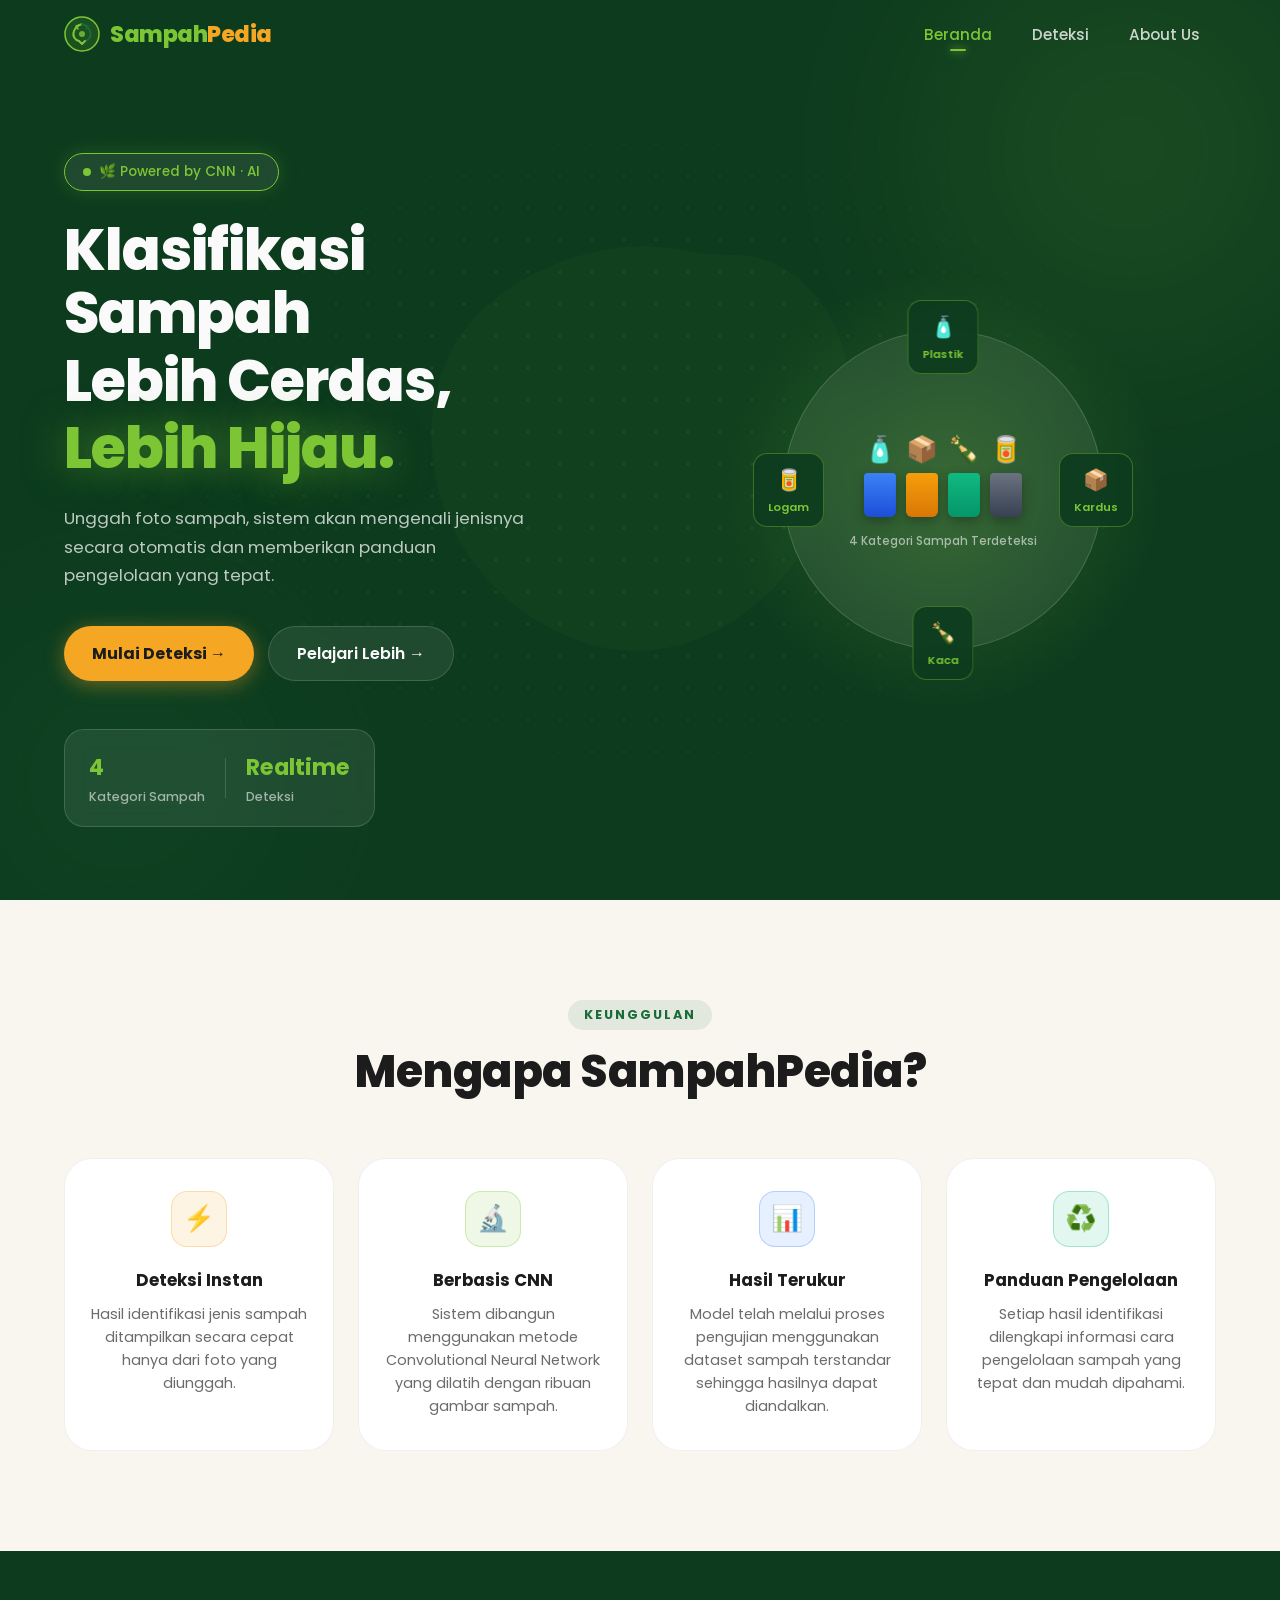
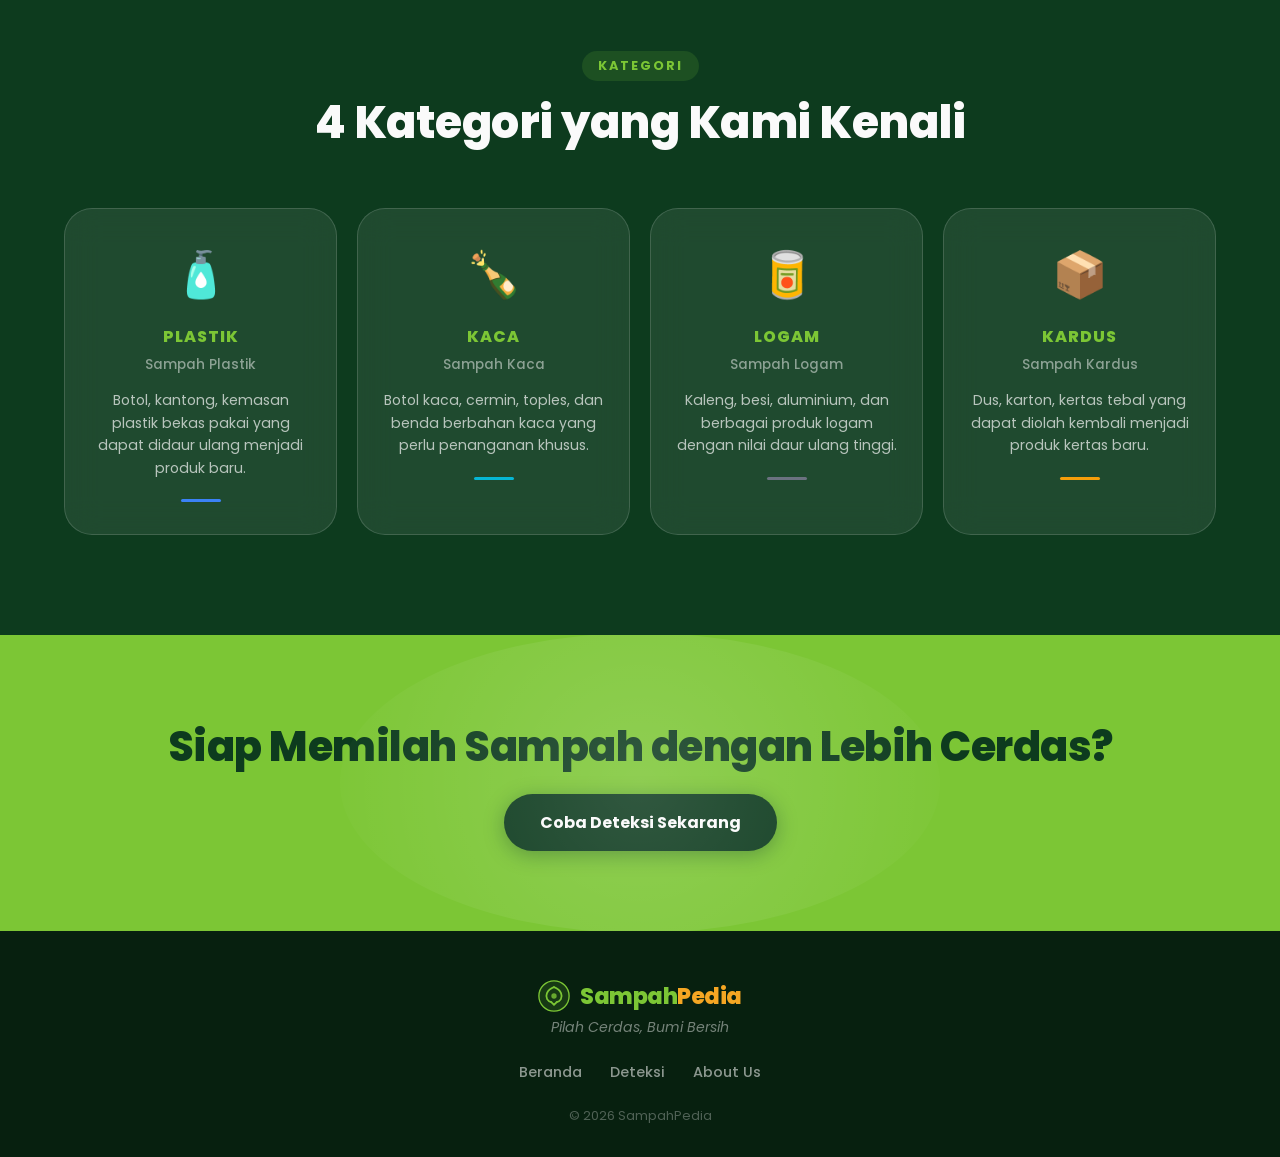
<file: frontend/index.html>
<!DOCTYPE html>
<html lang="id">
<head>
<meta charset="UTF-8">
<meta name="viewport" content="width=device-width, initial-scale=1.0">
<title>SampahPedia - Pilah Cerdas, Bumi Bersih</title>
<meta name="description" content="Klasifikasi sampah cerdas menggunakan AI untuk Bank Sampah Panca Daya 3 Padang">
<link rel="preconnect" href="https://fonts.googleapis.com">
<link rel="preconnect" href="https://fonts.gstatic.com" crossorigin>
<link href="https://fonts.googleapis.com/css2?family=Poppins:wght@300;400;500;600;700;800&display=swap" rel="stylesheet">
<link rel="stylesheet" href="css/style.css">
</head>
<body>

<!-- NAVBAR -->
<nav class="navbar" id="navbar">
  <div class="nav-container">
    <a href="index.html" class="nav-logo">
      <svg width="36" height="36" viewBox="0 0 36 36" fill="none" xmlns="http://www.w3.org/2000/svg">
        <circle cx="18" cy="18" r="17" fill="rgba(122,198,53,0.15)" stroke="#7CC635" stroke-width="1.5"/>
        <path d="M18 8C18 8 12 10 10 15C8 20 11 24 15 25" stroke="#7CC635" stroke-width="2" stroke-linecap="round"/>
        <path d="M18 8C18 8 24 10 26 15C28 20 25 24 21 25" stroke="#1A6B3A" stroke-width="2" stroke-linecap="round"/>
        <path d="M15 25L18 28L21 25" stroke="#7CC635" stroke-width="2" stroke-linecap="round" stroke-linejoin="round"/>
        <path d="M14 13L12 10L15 9" stroke="#7CC635" stroke-width="1.5" stroke-linecap="round" stroke-linejoin="round"/>
        <path d="M22 13L24 10L21 9" stroke="#1A6B3A" stroke-width="1.5" stroke-linecap="round" stroke-linejoin="round"/>
        <circle cx="18" cy="18" r="3" fill="#7CC635" opacity="0.8"/>
      </svg>
      <span class="logo-text"><span class="logo-sampah">Sampah</span><span class="logo-pedia">Pedia</span></span>
    </a>
    <button class="nav-toggle" id="navToggle" aria-label="Toggle menu">
      <span></span><span></span><span></span>
    </button>
    <ul class="nav-links" id="navLinks">
      <li><a href="index.html" class="nav-link active">Beranda</a></li>
      <li><a href="deteksi.html" class="nav-link">Deteksi</a></li>
      <li><a href="about.html" class="nav-link">About Us</a></li>
    </ul>
  </div>
</nav>

<!-- HERO SECTION -->
<section class="hero" id="hero">
  <div class="hero-bg">
    <div class="orb orb-1"></div>
    <div class="orb orb-2"></div>
    <svg class="blob-bg" viewBox="0 0 600 600" xmlns="http://www.w3.org/2000/svg">
      <g transform="translate(300,300)">
        <path d="M120,-157.6C152.7,-141.5,174.3,-102.6,179.8,-63C185.3,-23.4,174.8,17,158.2,52.5C141.6,88,119,118.5,89.4,140.2C59.7,161.9,23,174.8,-14.6,171.7C-52.2,168.5,-90.7,149.4,-119.8,122.1C-148.9,94.8,-168.7,59.4,-175.9,20.5C-183.1,-18.3,-177.7,-60.6,-157.2,-93.3C-136.7,-126,-101.2,-149.2,-65.5,-162.2C-29.8,-175.1,5.9,-177.9,40.6,-170.6C75.3,-163.3,87.3,-173.7,120,-157.6Z" fill="rgba(122,198,53,0.06)" class="blob-animate"/>
      </g>
    </svg>
    <div class="dot-grid"></div>
  </div>
  <div class="hero-container">
    <div class="hero-left reveal">
      <div class="hero-badge">
        <span class="badge-dot"></span>
        🌿 Powered by CNN · AI
      </div>
      <h1 class="hero-title">
        <span class="title-white">Klasifikasi Sampah</span>
        <span class="title-white">Lebih Cerdas,</span>
        <span class="title-lime">Lebih Hijau.</span>
      </h1>
      <p class="hero-sub">Unggah foto sampah, sistem akan mengenali jenisnya secara otomatis dan memberikan panduan pengelolaan yang tepat.</p>
      <div class="hero-btns">
        <a href="deteksi.html" class="btn-primary">Mulai Deteksi →</a>
        <a href="#features" class="btn-secondary">Pelajari Lebih →</a>
      </div>
      <div class="hero-stats">
        <div class="stat-item">
          <span class="stat-num" data-target="4">0</span>
          <span class="stat-label">Kategori Sampah</span>
        </div>

        <div class="stat-divider"></div>
        <div class="stat-item">
          <span class="stat-num">Realtime</span>
          <span class="stat-label">Deteksi</span>
        </div>
      </div>
    </div>
    <div class="hero-right reveal reveal-delay">
      <div class="hero-orb-wrap">
        <div class="hero-glow"></div>
        <div class="hero-circle-card">
          <div class="bins-visual">
            <div class="bin bin-blue" title="Plastik">
              <span class="bin-icon">🧴</span>
              <div class="bin-body" style="background:linear-gradient(180deg,#3B82F6,#1D4ED8)"></div>
            </div>
            <div class="bin bin-amber" title="Kardus">
              <span class="bin-icon">📦</span>
              <div class="bin-body" style="background:linear-gradient(180deg,#F59E0B,#D97706)"></div>
            </div>
            <div class="bin bin-green" title="Kaca">
              <span class="bin-icon">🍾</span>
              <div class="bin-body" style="background:linear-gradient(180deg,#10B981,#059669)"></div>
            </div>
            <div class="bin bin-gray" title="Logam">
              <span class="bin-icon">🥫</span>
              <div class="bin-body" style="background:linear-gradient(180deg,#6B7280,#374151)"></div>
            </div>
          </div>
          <div class="bins-label">4 Kategori Sampah Terdeteksi</div>
        </div>
        <!-- Orbiting icons -->
        <div class="orbit-wrap">
          <div class="orbit-card orbit-1"><span>🧴</span><small>Plastik</small></div>
          <div class="orbit-card orbit-2"><span>📦</span><small>Kardus</small></div>
          <div class="orbit-card orbit-3"><span>🍾</span><small>Kaca</small></div>
          <div class="orbit-card orbit-4"><span>🥫</span><small>Logam</small></div>
        </div>
      </div>
    </div>
  </div>
</section>

<!-- FEATURES SECTION -->
<section class="features" id="features">
  <div class="section-container">
    <div class="section-header reveal">
      <span class="section-tag">Keunggulan</span>
      <h2 class="section-title dark">Mengapa SampahPedia?</h2>
    </div>
    <div class="features-grid">
      <div class="feature-card reveal">
        <div class="feature-icon-wrap" style="background:rgba(245,166,35,0.12);border-color:rgba(245,166,35,0.3)">
          <span class="feature-icon">⚡</span>
        </div>
        <h3 class="feature-title">Deteksi Instan</h3>
        <p class="feature-desc">Hasil identifikasi jenis sampah ditampilkan secara cepat hanya dari foto yang diunggah.</p>
      </div>
      <div class="feature-card reveal">
        <div class="feature-icon-wrap" style="background:rgba(122,198,53,0.12);border-color:rgba(122,198,53,0.3)">
          <span class="feature-icon">🔬</span>
        </div>
        <h3 class="feature-title">Berbasis CNN</h3>
        <p class="feature-desc">Sistem dibangun menggunakan metode Convolutional Neural Network yang dilatih dengan ribuan gambar sampah.</p>
      </div>
      <div class="feature-card reveal">
        <div class="feature-icon-wrap" style="background:rgba(59,130,246,0.12);border-color:rgba(59,130,246,0.3)">
          <span class="feature-icon">📊</span>
        </div>
        <h3 class="feature-title">Hasil Terukur</h3>
        <p class="feature-desc">Model telah melalui proses pengujian menggunakan dataset sampah terstandar sehingga hasilnya dapat diandalkan.</p>
      </div>
      <div class="feature-card reveal">
        <div class="feature-icon-wrap" style="background:rgba(16,185,129,0.12);border-color:rgba(16,185,129,0.3)">
          <span class="feature-icon">♻️</span>
        </div>
        <h3 class="feature-title">Panduan Pengelolaan</h3>
        <p class="feature-desc">Setiap hasil identifikasi dilengkapi informasi cara pengelolaan sampah yang tepat dan mudah dipahami.</p>
      </div>
    </div>
  </div>
</section>

<!-- CATEGORIES SECTION -->
<section class="categories" id="categories">
  <div class="section-container">
    <div class="section-header reveal">
      <span class="section-tag lime">Kategori</span>
      <h2 class="section-title light">4 Kategori yang Kami Kenali</h2>
    </div>
    <div class="categories-grid">
      <div class="cat-card reveal" style="--accent:#3B82F6">
        <div class="cat-icon">🧴</div>
        <div class="cat-name">PLASTIK</div>
        <div class="cat-idn">Sampah Plastik</div>
        <p class="cat-desc">Botol, kantong, kemasan plastik bekas pakai yang dapat didaur ulang menjadi produk baru.</p>
        <div class="cat-line" style="background:#3B82F6"></div>
      </div>
      <div class="cat-card reveal" style="--accent:#06B6D4">
        <div class="cat-icon">🍾</div>
        <div class="cat-name">KACA</div>
        <div class="cat-idn">Sampah Kaca</div>
        <p class="cat-desc">Botol kaca, cermin, toples, dan benda berbahan kaca yang perlu penanganan khusus.</p>
        <div class="cat-line" style="background:#06B6D4"></div>
      </div>
      <div class="cat-card reveal" style="--accent:#6B7280">
        <div class="cat-icon">🥫</div>
        <div class="cat-name">LOGAM</div>
        <div class="cat-idn">Sampah Logam</div>
        <p class="cat-desc">Kaleng, besi, aluminium, dan berbagai produk logam dengan nilai daur ulang tinggi.</p>
        <div class="cat-line" style="background:#6B7280"></div>
      </div>
      <div class="cat-card reveal" style="--accent:#F59E0B">
        <div class="cat-icon">📦</div>
        <div class="cat-name">KARDUS</div>
        <div class="cat-idn">Sampah Kardus</div>
        <p class="cat-desc">Dus, karton, kertas tebal yang dapat diolah kembali menjadi produk kertas baru.</p>
        <div class="cat-line" style="background:#F59E0B"></div>
      </div>
    </div>
  </div>
</section>

<!-- CTA BANNER -->
<section class="cta-banner">
  <div class="cta-content reveal">
    <div class="cta-orb"></div>
    <h2 class="cta-title">Siap Memilah Sampah dengan Lebih Cerdas?</h2>

    <a href="deteksi.html" class="btn-cta">Coba Deteksi Sekarang</a>
  </div>
</section>

<!-- FOOTER -->
<footer class="footer">
  <div class="footer-container">
    <div class="footer-brand">
      <a href="index.html" class="nav-logo footer-logo">
        <svg width="32" height="32" viewBox="0 0 36 36" fill="none">
          <circle cx="18" cy="18" r="17" fill="rgba(122,198,53,0.15)" stroke="#7CC635" stroke-width="1.5"/>
          <path d="M18 8C18 8 12 10 10 15C8 20 11 24 15 25" stroke="#7CC635" stroke-width="2" stroke-linecap="round"/>
          <path d="M18 8C18 8 24 10 26 15C28 20 25 24 21 25" stroke="#7CC635" stroke-width="2" stroke-linecap="round"/>
          <path d="M15 25L18 28L21 25" stroke="#7CC635" stroke-width="2" stroke-linecap="round" stroke-linejoin="round"/>
          <circle cx="18" cy="18" r="3" fill="#7CC635" opacity="0.8"/>
        </svg>
        <span class="logo-text"><span class="logo-sampah">Sampah</span><span class="logo-pedia">Pedia</span></span>
      </a>
      <p class="footer-tagline">Pilah Cerdas, Bumi Bersih</p>
    </div>
    <nav class="footer-nav">
      <a href="index.html" class="footer-link">Beranda</a>
      <a href="deteksi.html" class="footer-link">Deteksi</a>
      <a href="about.html" class="footer-link">About Us</a>
    </nav>
    <p class="footer-copy">© 2026 SampahPedia</p>
  </div>
</footer>

<script src="js/app.js"></script>
</body>
</html>
</file>
<file: frontend/css/style.css>
/* ===== SAMPAHPEDIA GLOBAL CSS ===== */
*,*::before,*::after{box-sizing:border-box;margin:0;padding:0}

:root{
  --green-deep:#0D3B1E;
  --green-primary:#1A6B3A;
  --green-lime:#7CC635;
  --amber:#F5A623;
  --cream:#F9F6F0;
  --text-light:#FAFAFA;
  --text-dark:#1C1C1C;
  --glass-bg:rgba(255,255,255,0.08);
  --glass-border:rgba(255,255,255,0.15);
  --radius-lg:20px;
  --radius-xl:28px;
  --shadow-glow:0 0 40px rgba(122,198,53,0.25);
}

html{scroll-behavior:smooth;font-size:16px}

body{
  font-family:'Poppins',sans-serif;
  background:var(--green-deep);
  color:var(--text-light);
  overflow-x:hidden;
}

/* SCROLLBAR */
::-webkit-scrollbar{width:6px}
::-webkit-scrollbar-track{background:var(--green-deep)}
::-webkit-scrollbar-thumb{background:var(--green-lime);border-radius:3px}
::-webkit-scrollbar-thumb:hover{background:#9bdf50}

/* ===== NAVBAR ===== */
.navbar{
  position:fixed;top:0;left:0;right:0;z-index:1000;
  padding:16px 0;
  transition:all .35s ease;
}
.navbar.scrolled{
  background:rgba(13,59,30,0.85);
  backdrop-filter:blur(20px);
  -webkit-backdrop-filter:blur(20px);
  border-bottom:1px solid rgba(122,198,53,0.15);
  padding:10px 0;
  box-shadow:0 4px 30px rgba(0,0,0,0.3);
}
.nav-container{
  max-width:1200px;margin:0 auto;
  padding:0 24px;
  display:flex;align-items:center;justify-content:space-between;
}
.nav-logo{
  display:flex;align-items:center;gap:10px;
  text-decoration:none;
}
.logo-text{font-family:'Poppins',sans-serif;font-size:1.4rem;font-weight:800;letter-spacing:-0.5px}
.logo-sampah{color:#7CC635}
.logo-pedia{color:var(--amber)}
.nav-links{
  display:flex;align-items:center;gap:8px;
  list-style:none;
}
.nav-link{
  text-decoration:none;color:rgba(250,250,250,0.8);
  font-family:'Poppins',sans-serif;font-weight:500;font-size:.95rem;
  padding:8px 16px;border-radius:100px;
  transition:all .25s ease;position:relative;
}
.nav-link:hover,.nav-link.active{color:var(--green-lime)}
.nav-link.active::after{
  content:'';position:absolute;bottom:2px;left:50%;transform:translateX(-50%);
  width:16px;height:2px;background:var(--green-lime);border-radius:2px;
  box-shadow:0 0 8px var(--green-lime);
}
.nav-toggle{
  display:none;background:none;border:none;cursor:pointer;
  flex-direction:column;gap:5px;padding:4px;
}
.nav-toggle span{
  display:block;width:24px;height:2px;
  background:var(--text-light);border-radius:2px;
  transition:all .3s ease;
}

/* ===== HERO ===== */
.hero{
  min-height:100vh;
  background:var(--green-deep);
  position:relative;overflow:hidden;
  display:flex;align-items:center;
  padding-top:80px;
}
.hero-bg{position:absolute;inset:0;pointer-events:none}
.orb{position:absolute;border-radius:50%;filter:blur(80px);opacity:.4}
.orb-1{width:500px;height:500px;background:radial-gradient(circle,rgba(122,198,53,.35),transparent);top:-100px;right:-100px}
.orb-2{width:400px;height:400px;background:radial-gradient(circle,rgba(26,107,58,.5),transparent);bottom:-80px;left:-80px}
.blob-bg{position:absolute;top:50%;left:50%;transform:translate(-50%,-50%);width:700px;opacity:.6}
.blob-animate{animation:blobMorph 12s ease-in-out infinite}
@keyframes blobMorph{
  0%,100%{d:path("M120,-157.6C152.7,-141.5,174.3,-102.6,179.8,-63C185.3,-23.4,174.8,17,158.2,52.5C141.6,88,119,118.5,89.4,140.2C59.7,161.9,23,174.8,-14.6,171.7C-52.2,168.5,-90.7,149.4,-119.8,122.1C-148.9,94.8,-168.7,59.4,-175.9,20.5C-183.1,-18.3,-177.7,-60.6,-157.2,-93.3C-136.7,-126,-101.2,-149.2,-65.5,-162.2C-29.8,-175.1,5.9,-177.9,40.6,-170.6C75.3,-163.3,87.3,-173.7,120,-157.6Z")}
  50%{d:path("M140,-176.5C176.3,-151.4,193.1,-103.4,195.5,-58.4C197.9,-13.4,185.9,28.6,166.4,65.5C146.9,102.4,120,134.2,87.2,156.3C54.4,178.4,15.8,190.8,-23.8,190.1C-63.4,189.4,-104,175.6,-136.9,151.4C-169.8,127.2,-195,92.7,-205.2,54.3C-215.4,15.9,-210.6,-26.4,-193.2,-62.3C-175.8,-98.2,-145.8,-127.8,-111.4,-150.9C-77,-174,-38.5,-190.6,5.2,-197.3C48.9,-204,103.7,-201.6,140,-176.5Z")}
}
.dot-grid{
  position:absolute;inset:0;
  background-image:radial-gradient(rgba(122,198,53,.15) 1px,transparent 1px);
  background-size:32px 32px;
  mask-image:radial-gradient(ellipse at center,black 30%,transparent 80%);
}
.hero-container{
  max-width:1200px;margin:0 auto;padding:60px 24px;
  display:grid;grid-template-columns:1fr 1fr;gap:60px;align-items:center;
  position:relative;z-index:1;
}
.hero-badge{
  display:inline-flex;align-items:center;gap:8px;
  background:var(--glass-bg);
  border:1px solid var(--green-lime);
  backdrop-filter:blur(12px);
  padding:8px 18px;border-radius:100px;
  font-size:.85rem;font-weight:500;color:var(--green-lime);
  margin-bottom:28px;
  box-shadow:0 0 20px rgba(122,198,53,.2);
}
.badge-dot{width:8px;height:8px;background:var(--green-lime);border-radius:50%;animation:pulse 2s infinite}
@keyframes pulse{0%,100%{opacity:1;transform:scale(1)}50%{opacity:.5;transform:scale(.8)}}
.hero-title{
  font-family:'Poppins',sans-serif;
  font-size:clamp(2.2rem,4.5vw,3.8rem);
  font-weight:800;line-height:1.1;
  display:flex;flex-direction:column;gap:4px;
  margin-bottom:24px;letter-spacing:-1px;
}
.title-white{color:var(--text-light)}
.title-lime{
  color:var(--green-lime);
  text-shadow:0 0 40px rgba(122,198,53,.5);
}
.hero-sub{
  color:rgba(250,250,250,.75);
  font-size:1.05rem;line-height:1.7;
  max-width:480px;margin-bottom:36px;
}
.hero-btns{display:flex;gap:14px;flex-wrap:wrap;margin-bottom:48px}
.btn-primary{
  display:inline-flex;align-items:center;gap:8px;
  background:var(--amber);color:#1C1C1C;
  font-family:'Poppins',sans-serif;font-weight:700;font-size:1rem;
  padding:14px 28px;border-radius:100px;
  text-decoration:none;
  transition:all .3s ease;
  box-shadow:0 4px 20px rgba(245,166,35,.4);
}
.btn-primary:hover{transform:scale(1.05);box-shadow:0 8px 30px rgba(245,166,35,.6)}
.btn-secondary{
  display:inline-flex;align-items:center;gap:8px;
  background:var(--glass-bg);color:var(--text-light);
  font-family:'Poppins',sans-serif;font-weight:600;font-size:1rem;
  padding:14px 28px;border-radius:100px;
  text-decoration:none;border:1px solid var(--glass-border);
  backdrop-filter:blur(10px);
  transition:all .3s ease;
}
.btn-secondary:hover{background:rgba(255,255,255,.12);border-color:var(--green-lime);color:var(--green-lime)}
.hero-stats{
  display:flex;align-items:center;gap:20px;
  padding:20px 24px;
  background:var(--glass-bg);
  border:1px solid var(--glass-border);
  border-radius:var(--radius-lg);
  backdrop-filter:blur(12px);
  width:fit-content;
}
.stat-item{display:flex;flex-direction:column;gap:4px}
.stat-num{
  font-family:'Poppins',monospace;
  font-size:1.4rem;font-weight:700;
  color:var(--green-lime);
}
.stat-label{font-size:.78rem;color:rgba(250,250,250,.6);font-weight:500}
.stat-divider{width:1px;height:40px;background:rgba(255,255,255,.15)}

/* HERO RIGHT */
.hero-right{display:flex;justify-content:center;align-items:center}
.hero-orb-wrap{position:relative;width:380px;height:380px}
.hero-glow{
  position:absolute;inset:-30px;
  background:radial-gradient(circle,rgba(122,198,53,.25),transparent 70%);
  border-radius:50%;animation:glowPulse 4s ease-in-out infinite;
}
@keyframes glowPulse{0%,100%{transform:scale(1);opacity:.7}50%{transform:scale(1.1);opacity:1}}
.hero-circle-card{
  position:absolute;inset:30px;
  background:var(--glass-bg);
  border:1px solid var(--glass-border);
  border-radius:50%;
  backdrop-filter:blur(20px);
  display:flex;flex-direction:column;align-items:center;justify-content:center;gap:16px;
}
.bins-visual{display:flex;gap:10px;align-items:flex-end}
.bin{display:flex;flex-direction:column;align-items:center;gap:4px}
.bin-icon{font-size:1.6rem}
.bin-body{width:32px;height:44px;border-radius:4px 4px 6px 6px;box-shadow:0 4px 12px rgba(0,0,0,.3)}
.bins-label{font-size:.72rem;color:rgba(250,250,250,.6);font-weight:500;text-align:center;padding:0 20px}

/* Orbit cards */
.orbit-wrap{position:absolute;inset:0;pointer-events:none}
.orbit-card{
  position:absolute;
  display:flex;flex-direction:column;align-items:center;gap:4px;
  background:rgba(13,59,30,.9);
  border:1px solid rgba(122,198,53,.4);
  border-radius:14px;
  padding:10px 14px;
  backdrop-filter:blur(12px);
  font-size:1.3rem;
  pointer-events:all;
}
.orbit-card small{font-size:.7rem;color:var(--green-lime);font-weight:600;white-space:nowrap}
.orbit-1{top:0;left:50%;transform:translateX(-50%);animation:floatUD 3s ease-in-out infinite}
.orbit-2{right:0;top:50%;transform:translateY(-50%);animation:floatUD 3s ease-in-out infinite .7s}
.orbit-3{bottom:0;left:50%;transform:translateX(-50%);animation:floatUD 3s ease-in-out infinite 1.4s}
.orbit-4{left:0;top:50%;transform:translateY(-50%);animation:floatUD 3s ease-in-out infinite 2.1s}
@keyframes floatUD{0%,100%{margin-top:0}50%{margin-top:-10px}}

/* ===== FEATURES ===== */
.features{
  background:var(--cream);
  padding:100px 0;
}
.section-container{max-width:1200px;margin:0 auto;padding:0 24px}
.section-header{text-align:center;margin-bottom:60px}
.section-tag{
  display:inline-block;
  font-size:.8rem;font-weight:700;letter-spacing:2px;text-transform:uppercase;
  color:var(--green-primary);
  background:rgba(26,107,58,.1);
  padding:6px 16px;border-radius:100px;margin-bottom:16px;
}
.section-tag.lime{color:var(--green-lime);background:rgba(122,198,53,.15)}
.section-title{
  font-family:'Poppins',sans-serif;
  font-size:clamp(1.8rem,3.5vw,2.8rem);
  font-weight:800;line-height:1.15;
  letter-spacing:-0.5px;margin-bottom:14px;
}
.section-title.dark{color:var(--text-dark)}
.section-title.light{color:var(--text-light)}
.section-sub.dark{color:rgba(28,28,28,.65)}
.section-sub.light{color:rgba(250,250,250,.65)}
.section-sub{font-size:1rem;line-height:1.6}

.features-grid{
  display:grid;grid-template-columns:repeat(4,1fr);gap:24px;
}
.feature-card{
  background:#fff;
  border:1px solid rgba(0,0,0,.06);
  border-radius:var(--radius-xl);
  padding:32px 24px;
  transition:all .35s ease;
  position:relative;overflow:hidden;
  text-align:center;
}
.feature-card::before{
  content:'';position:absolute;inset:0;
  border-radius:inherit;
  background:linear-gradient(135deg,rgba(122,198,53,.05),transparent);
  opacity:0;transition:opacity .35s;
}
.feature-card:hover{
  transform:translateY(-8px);
  box-shadow:0 12px 40px rgba(122,198,53,.2),0 0 0 1px rgba(122,198,53,.25);
}
.feature-card:hover::before{opacity:1}
.feature-icon-wrap{
  width:56px;height:56px;border-radius:16px;
  display:flex;align-items:center;justify-content:center;
  border:1px solid;margin:0 auto 20px;
}
.feature-icon{font-size:1.6rem}
.feature-title{
  font-family:'Poppins',sans-serif;
  font-size:1.05rem;font-weight:700;
  color:var(--text-dark);margin-bottom:10px;
}
.feature-desc{font-size:.9rem;color:rgba(28,28,28,.65);line-height:1.6}

/* ===== CATEGORIES ===== */
.categories{background:var(--green-deep);padding:100px 0}
.categories-grid{
  display:grid;grid-template-columns:repeat(4,1fr);gap:20px;
}
.cat-card{
  background:var(--glass-bg);
  border:1px solid var(--glass-border);
  border-radius:var(--radius-xl);
  padding:32px 24px;
  backdrop-filter:blur(16px);
  position:relative;overflow:hidden;
  transition:all .35s ease;
  text-align:center;
}
.cat-card:hover{
  transform:translateY(-6px);
  border-color:var(--accent);
  box-shadow:0 12px 40px rgba(0,0,0,.3),0 0 0 1px var(--accent);
}
.cat-icon{font-size:2.8rem;margin-bottom:16px}
.cat-name{
  font-family:'Poppins',sans-serif;
  font-size:1rem;font-weight:800;
  color:var(--green-lime);letter-spacing:1px;
  margin-bottom:6px;
}
.cat-idn{font-size:.85rem;color:rgba(250,250,250,.5);margin-bottom:14px;font-weight:500}
.cat-desc{font-size:.88rem;color:rgba(250,250,250,.7);line-height:1.6;margin-bottom:20px}
.cat-line{height:3px;border-radius:2px;width:40px;margin:0 auto}

/* ===== CTA BANNER ===== */
.cta-banner{
  background:var(--green-lime);
  padding:80px 24px;text-align:center;
  position:relative;overflow:hidden;
}
.cta-orb{
  position:absolute;top:50%;left:50%;transform:translate(-50%,-50%);
  width:600px;height:300px;
  background:radial-gradient(circle,rgba(255,255,255,.15),transparent);
  border-radius:50%;
  pointer-events:none;
}
.cta-content{position:relative;z-index:1}
.cta-title{
  font-family:'Poppins',sans-serif;
  font-size:clamp(1.6rem,3.5vw,2.6rem);
  font-weight:800;color:var(--green-deep);
  margin-bottom:16px;letter-spacing:-0.5px;
}
.cta-sub{font-size:1rem;color:rgba(13,59,30,.75);max-width:480px;margin:0 auto 32px;line-height:1.6}
.btn-cta{
  display:inline-flex;align-items:center;
  background:var(--green-deep);color:var(--text-light);
  font-family:'Poppins',sans-serif;font-weight:700;font-size:1rem;
  padding:16px 36px;border-radius:100px;
  text-decoration:none;
  transition:all .3s ease;
  box-shadow:0 4px 20px rgba(13,59,30,.4);
}
.btn-cta:hover{transform:translateY(-3px);box-shadow:0 8px 30px rgba(13,59,30,.5)}

/* ===== FOOTER ===== */
.footer{background:#07200F;padding:48px 0 32px}
.footer-container{
  max-width:1200px;margin:0 auto;padding:0 24px;
  display:flex;flex-direction:column;align-items:center;gap:24px;text-align:center;
}
.footer-logo{margin-bottom:4px}
.footer-tagline{font-size:.88rem;color:rgba(250,250,250,.45);font-style:italic}
.footer-nav{display:flex;gap:28px;flex-wrap:wrap;justify-content:center}
.footer-link{
  text-decoration:none;color:rgba(250,250,250,.55);
  font-size:.9rem;font-weight:500;
  transition:color .25s;
}
.footer-link:hover{color:var(--green-lime)}
.footer-copy{font-size:.8rem;color:rgba(250,250,250,.3)}

/* ===== REVEAL ANIMATIONS ===== */
.reveal{opacity:0;transform:translateY(30px);transition:opacity .7s ease,transform .7s ease}
.reveal.visible{opacity:1;transform:translateY(0)}
.reveal-delay{transition-delay:.2s}

/* ===== RESPONSIVE ===== */
@media(max-width:1024px){
  .features-grid{grid-template-columns:repeat(2,1fr)}
  .categories-grid{grid-template-columns:repeat(2,1fr)}
}
@media(max-width:768px){
  .hero-container{grid-template-columns:1fr;gap:40px;text-align:center}
  .hero-right{display:none}
  .hero-btns{justify-content:center}
  .hero-stats{margin:0 auto}
  .features-grid{grid-template-columns:1fr}
  .categories-grid{grid-template-columns:1fr}
  .nav-links{
    display:none;flex-direction:column;
    position:fixed;top:70px;left:0;right:0;
    background:rgba(13,59,30,.97);
    backdrop-filter:blur(20px);
    padding:20px;gap:4px;
    border-bottom:1px solid rgba(122,198,53,.2);
  }
  .nav-links.open{display:flex}
  .nav-toggle{display:flex}
}
</file>
